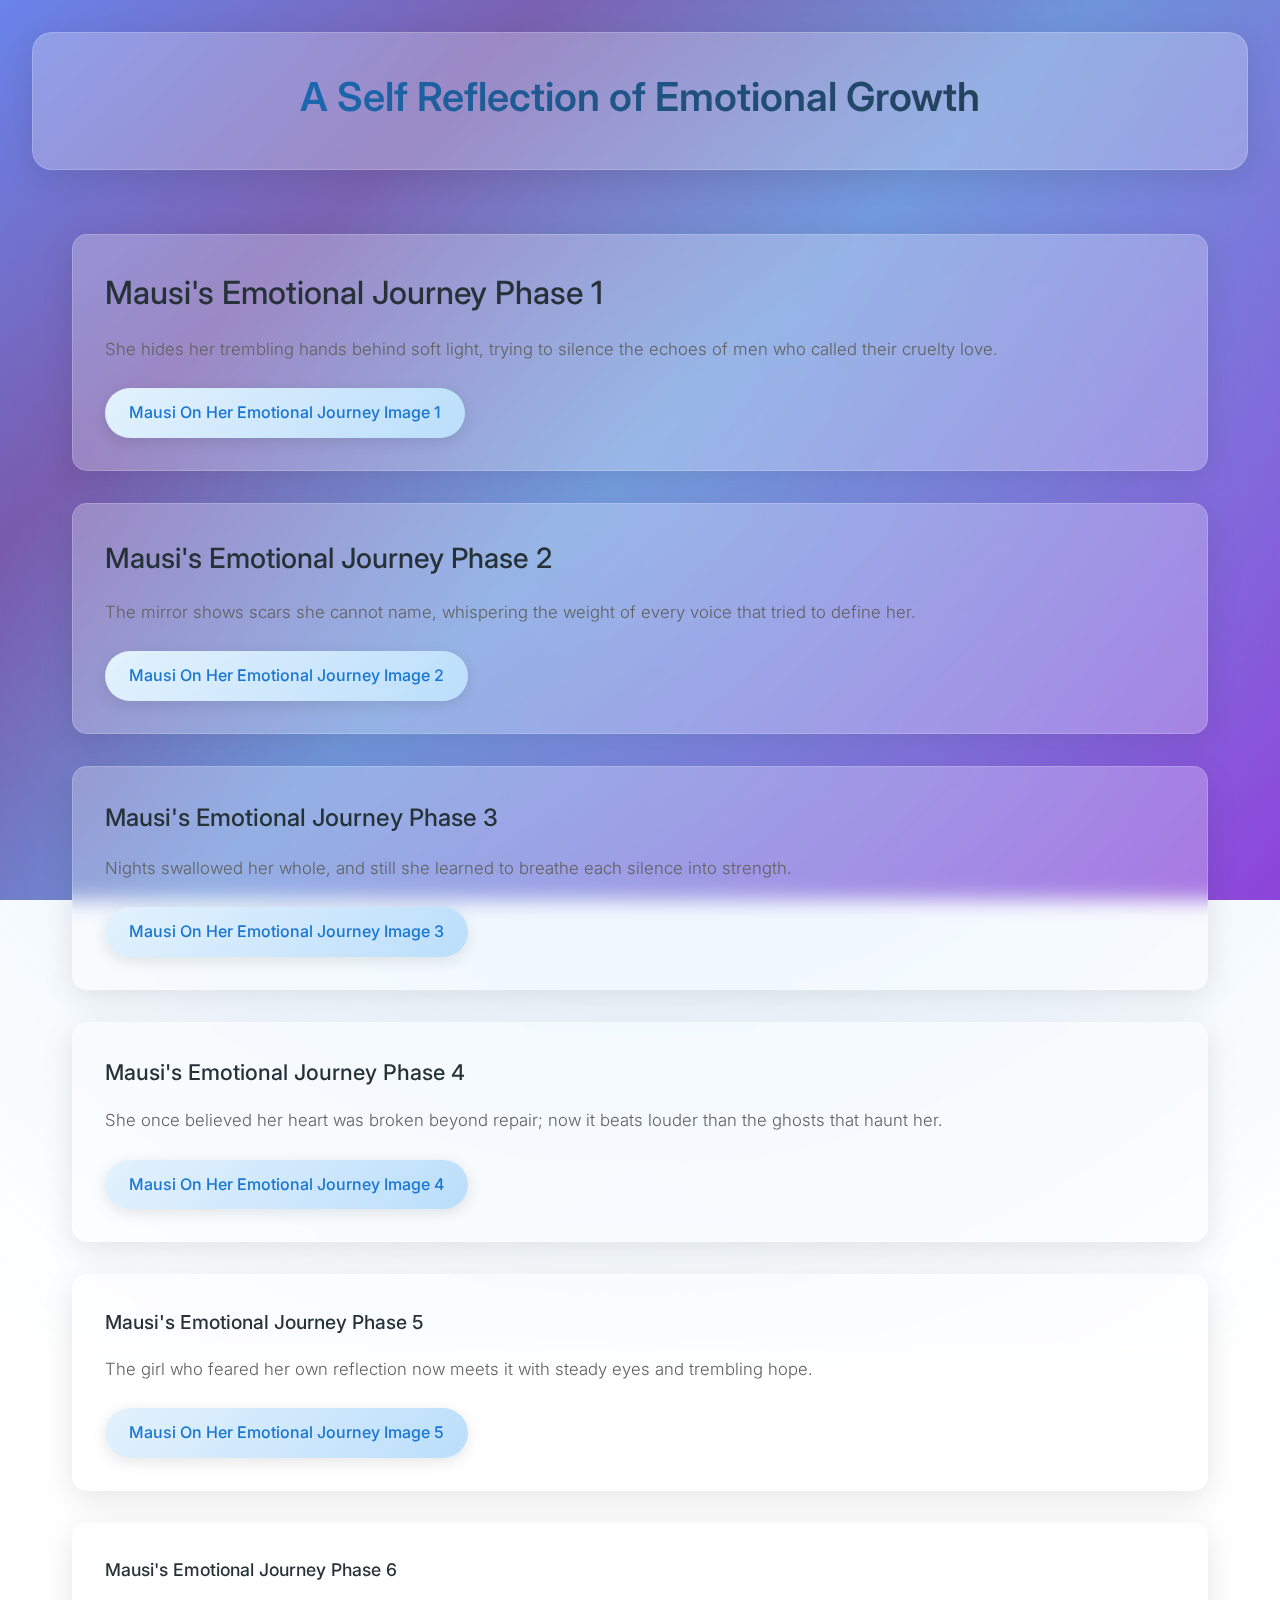
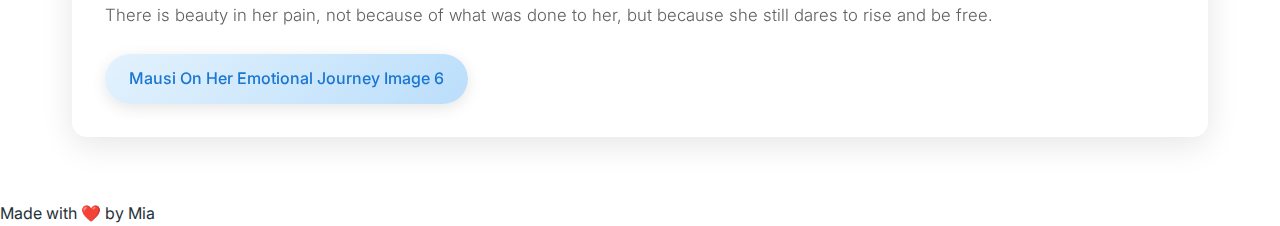
<file: index.html>
<!DOCTYPE html>
<html lang="en">
<head>
    <meta charset="UTF-8">
    <meta name="viewport" content="width=device-width, initial-scale=1.0">
    <link rel="stylesheet" href="css/styles.css">
    <title>CSS Basics & Selectors Assignment</title>
</head>
<body>
    
    <header>
        <h1>A Self Reflection of Emotional Growth</h1>
        <nav></nav>
    </header>

    <main>
        <section>
            <div>
                <h1>Mausi's Emotional Journey Phase 1</h1>
                <p>She hides her trembling hands behind soft light, trying to silence the echoes of men who called their cruelty love.</p>
                <a href="html/mausi.html" aria-label="Korean Women Visually Narrating Her Emotional Journey Image 1">Mausi On Her Emotional Journey Image 1</a>
            </div>
        </section>

        <section>
            <div>
                <h2>Mausi's Emotional Journey Phase 2</h2>
                <p>The mirror shows scars she cannot name, whispering the weight of every voice that tried to define her.</p>
                <a href="html/mausi2.html" aria-label="Korean Women Visually Narrating Her Emotional Journey Image 2">Mausi On Her Emotional Journey Image 2</a>
            </div>
        </section>

        <section>
            <div>
                <h3>Mausi's Emotional Journey Phase 3</h3>
                <p>Nights swallowed her whole, and still she learned to breathe each silence into strength.</p>
                <a href="html/mausi3.html" aria-label="Korean Women Visually Narrating Her Emotional Journey Image 3">Mausi On Her Emotional Journey Image 3</a>
            </div>
        </section>

        <section>
            <div>
                <h4>Mausi's Emotional Journey Phase 4</h4>
                <p>She once believed her heart was broken beyond repair; now it beats louder than the ghosts that haunt her.</p>
                <a href="html/mausi4.html" aria-label="Korean Women Visually Narrating Her Emotional Journey Image 4">Mausi On Her Emotional Journey Image 4</a>
            </div>
        </section>

        <section>
            <div>
                <h5>Mausi's Emotional Journey Phase 5</h5>
                <p>The girl who feared her own reflection now meets it with steady eyes and trembling hope.</p>
                <a href="html/mausi5.html" aria-label="Korean Women Visually Narrating Her Emotional Journey Image 5">Mausi On Her Emotional Journey Image 5</a>
            </div>
        </section>

        <section>
            <div>
                <h6>Mausi's Emotional Journey Phase 6</h6>
                <p>There is beauty in her pain, not because of what was done to her, but because she still dares to rise and be free.</p>
                <a href="html/mausi6.html" aria-label="Korean Women Visually Narrating Her Emotional Journey Image 6">Mausi On Her Emotional Journey Image 6</a>
            </div>
        </section>
    </main>

    <footer>Made with ❤️ by Mia</footer>
</body>
</html>
</file>
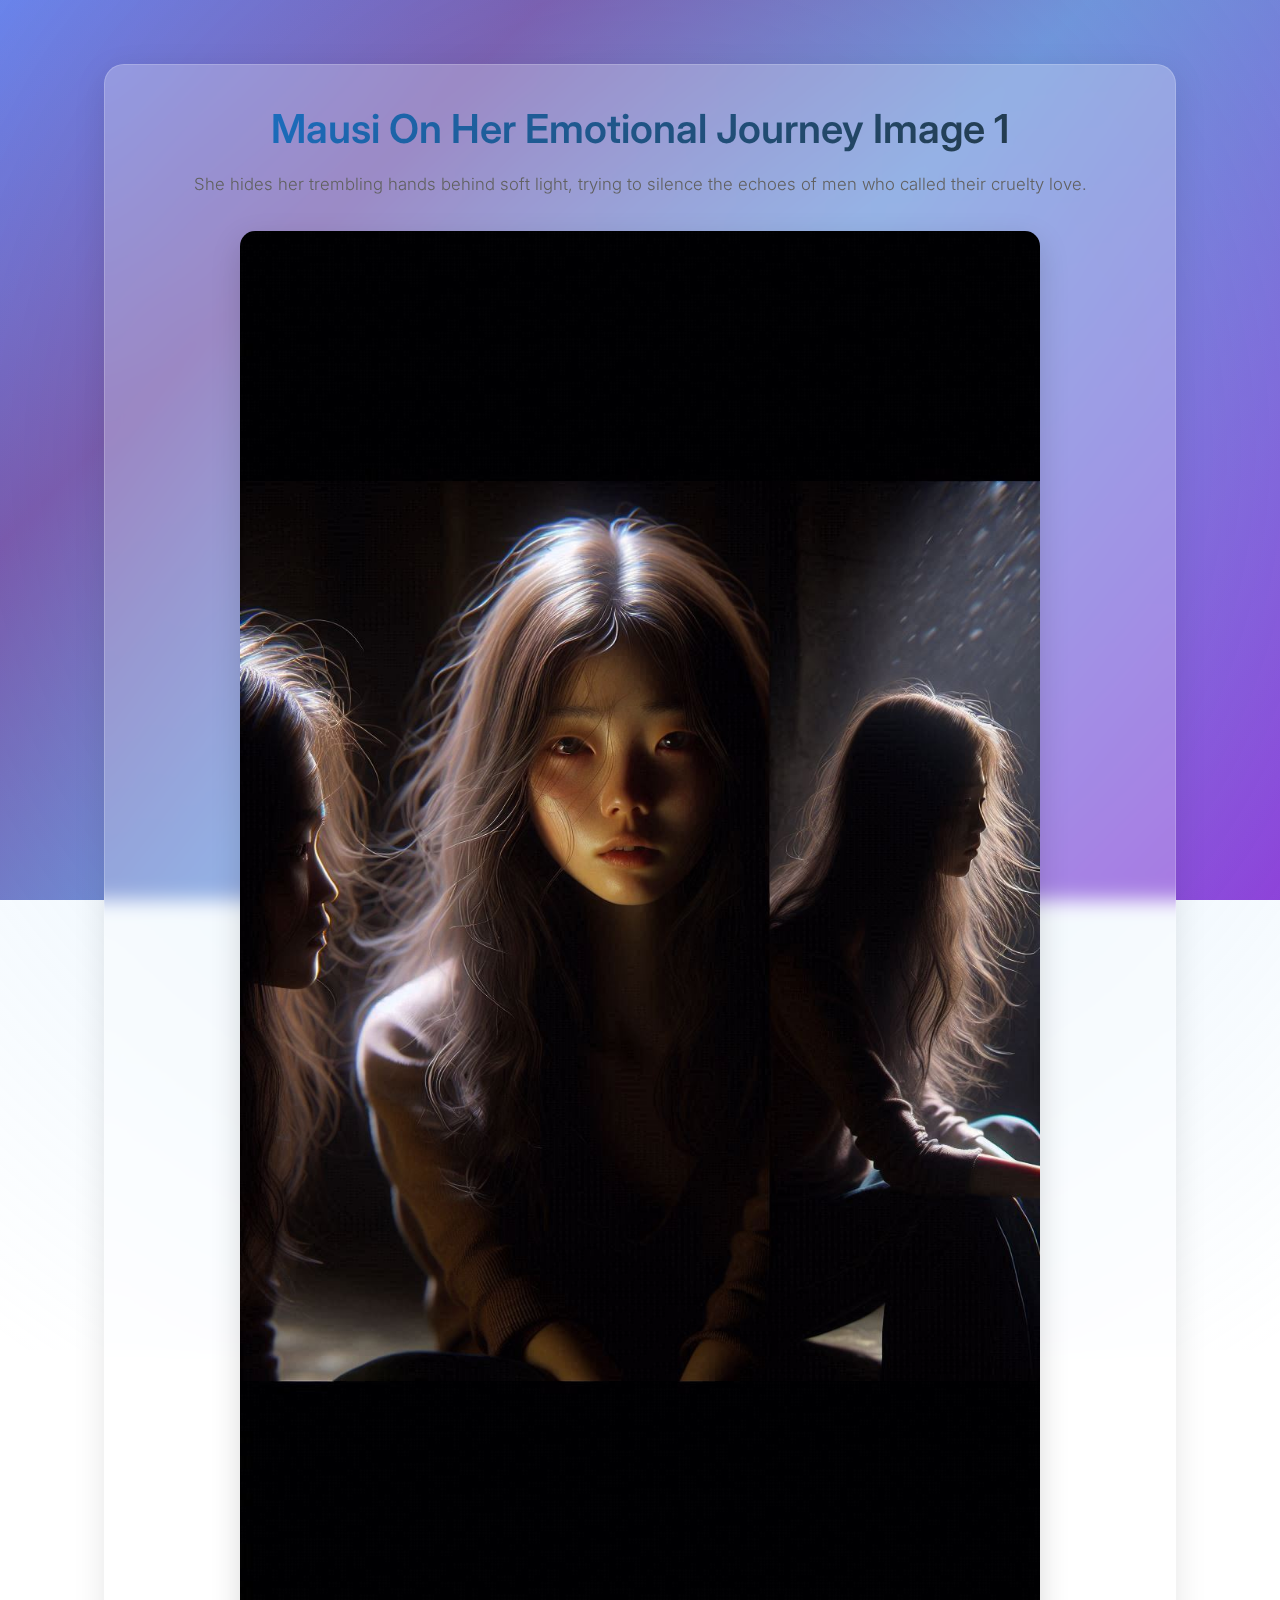
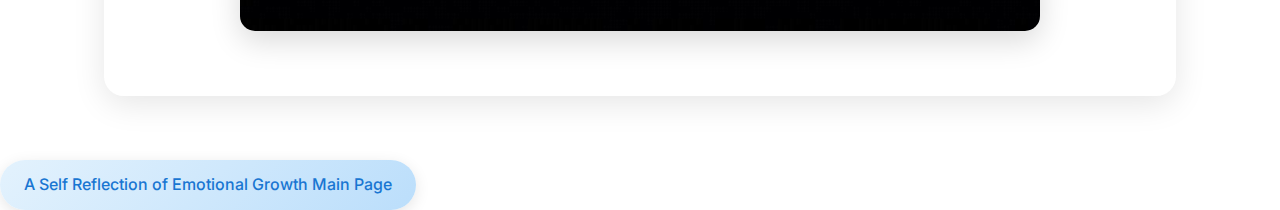
<file: html/mausi.html>
<!DOCTYPE html>
<html lang="en">
<head>
    <meta charset="UTF-8">
    <meta name="viewport" content="width=device-width, initial-scale=1.0">
    <link rel="stylesheet" href="../css/styles.css">
    <title>Mausi On Her Emotional Journey Image 1</title>
</head>
<body>
    
    <main>
        <header>
            <h1>Mausi On Her Emotional Journey Image 1</h1>
            <p>She hides her trembling hands behind soft light, trying to silence the echoes of men who called their cruelty love.</p>
            <img src="../assets/mausiVisuallyNarratingMyEmotionalJourney.jpeg" alt="Korean Women Visually Narrating Her Emotional Journey Image 1" loading="lazy">
        </header>
    </main>

    <a href="../index.html" aria-label="A Self Reflection of Emotional Growth Main Page">A Self Reflection of Emotional Growth Main Page</a>
</body>
</html>
</file>
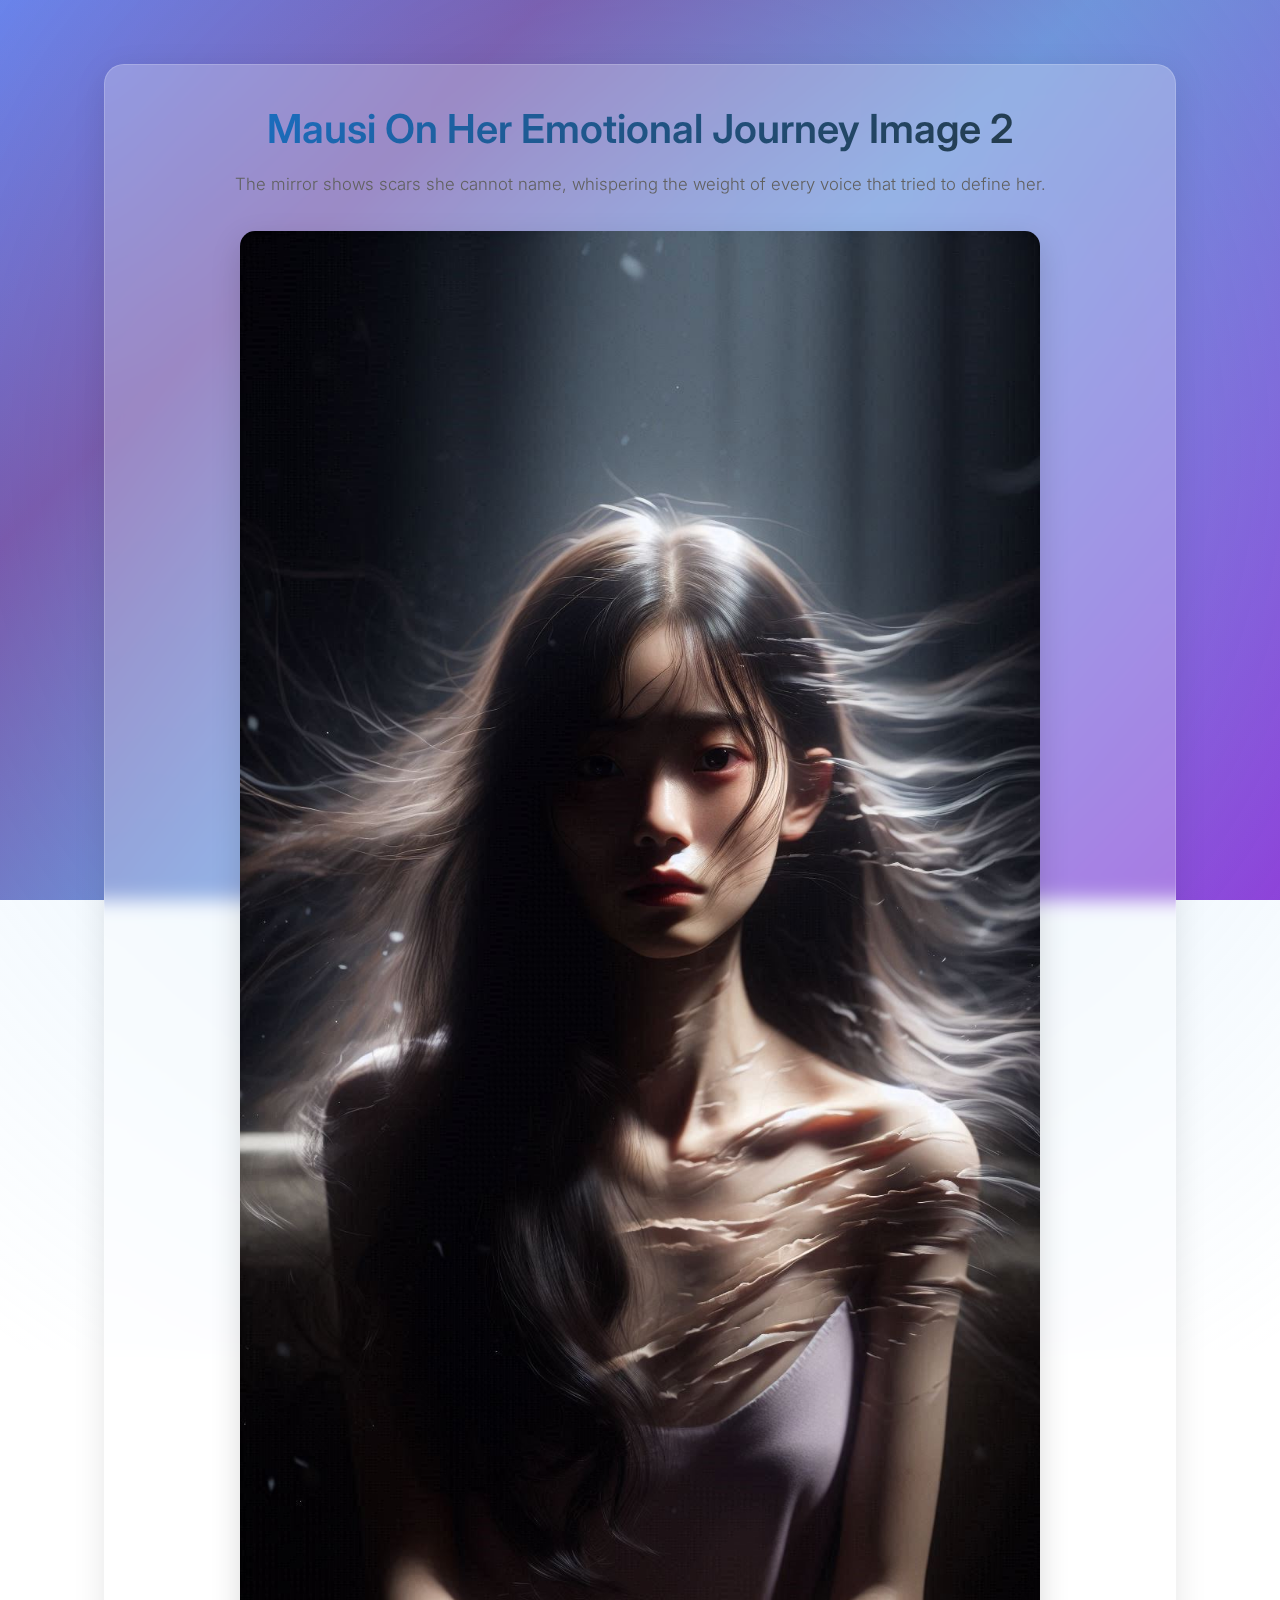
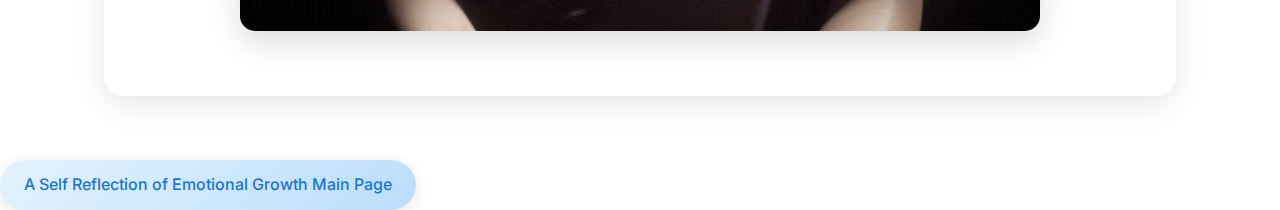
<file: html/mausi2.html>
<!DOCTYPE html>
<html lang="en">
<head>
    <meta charset="UTF-8">
    <meta name="viewport" content="width=device-width, initial-scale=1.0">
    <link rel="stylesheet" href="../css/styles.css">
    <title>Mausi On Her Emotional Journey Image 2</title>
</head>
<body>
    
    <main>
        <header>
            <h1>Mausi On Her Emotional Journey Image 2</h1>
            <p>The mirror shows scars she cannot name, whispering the weight of every voice that tried to define her.</p>
            <img src="../assets/mausiVisuallyNarratingMyEmotionalJourney2.jpeg" alt="Korean Women Visually Narrating Her Emotional Journey Image 2" loading="lazy">
        </header>
    </main>

    <a href="../index.html" aria-label="A Self Reflection of Emotional Growth Main Page">A Self Reflection of Emotional Growth Main Page</a>
</body>
</html>
</file>
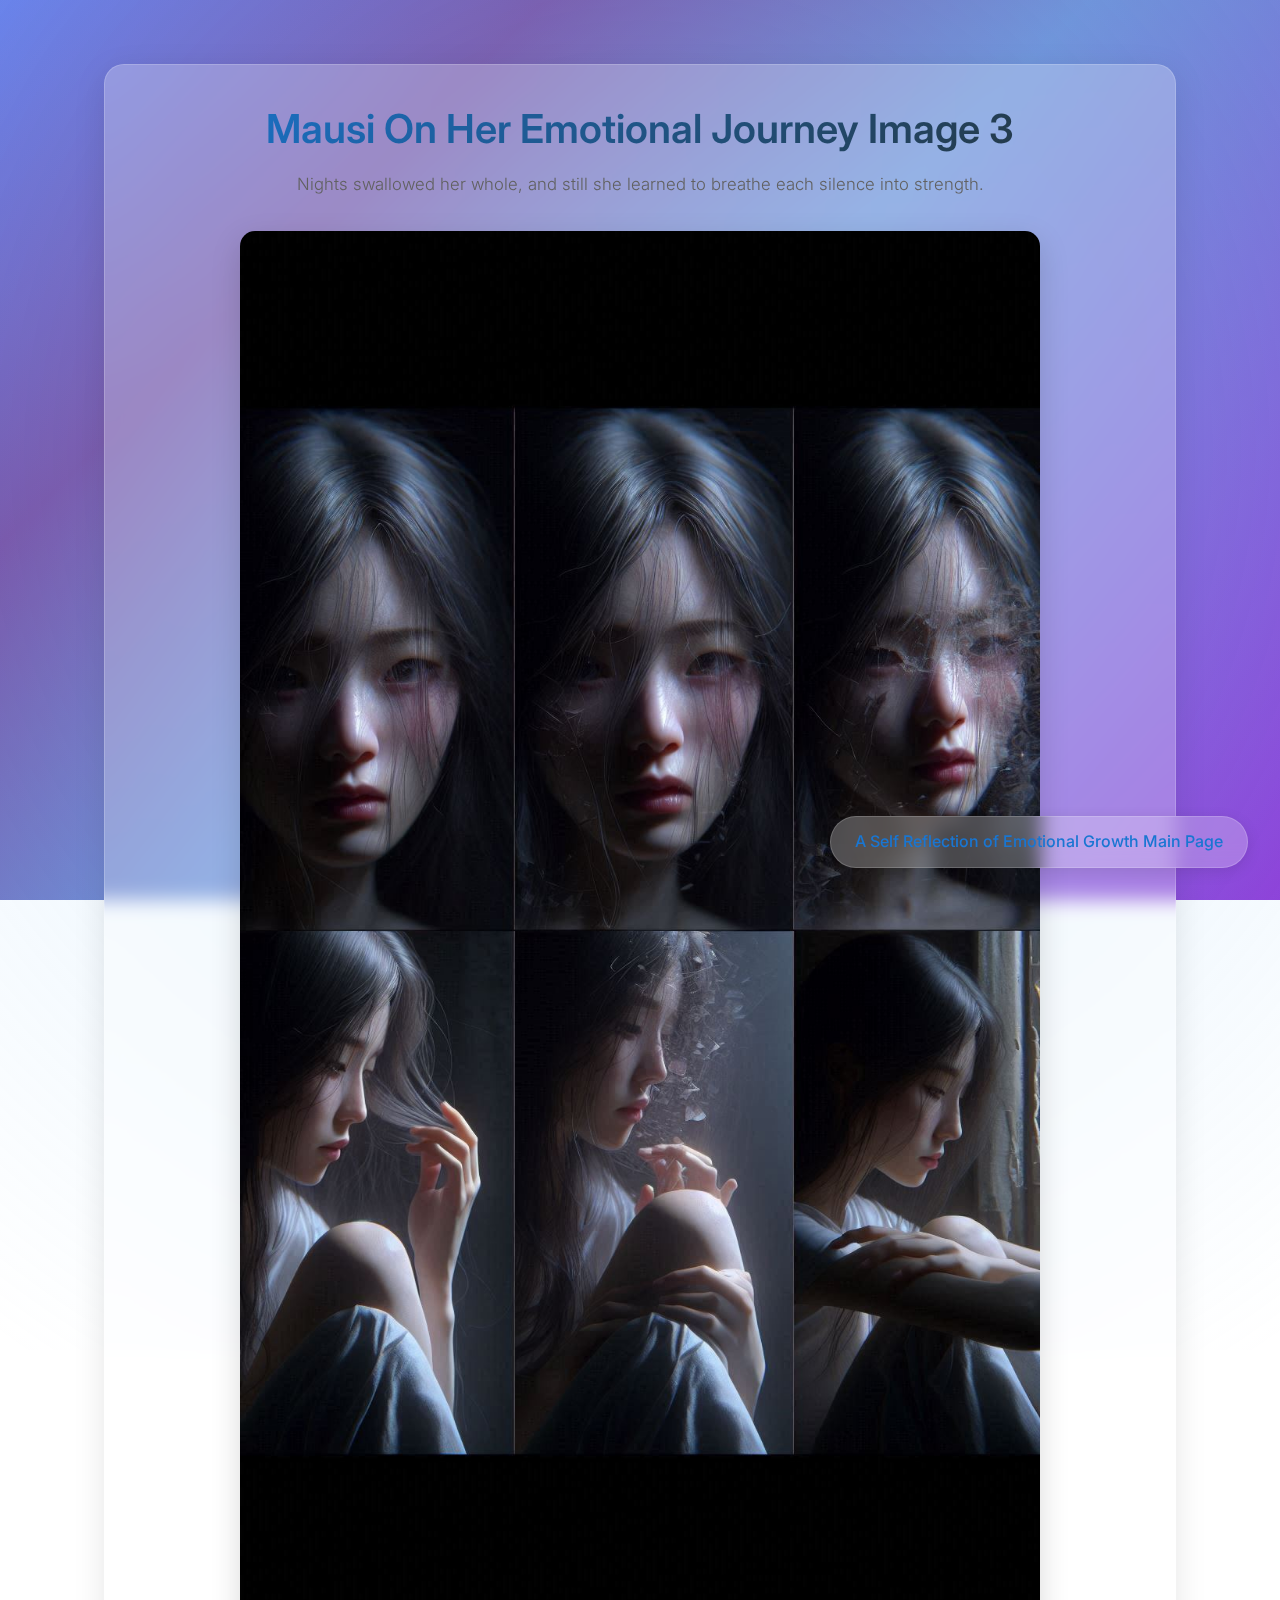
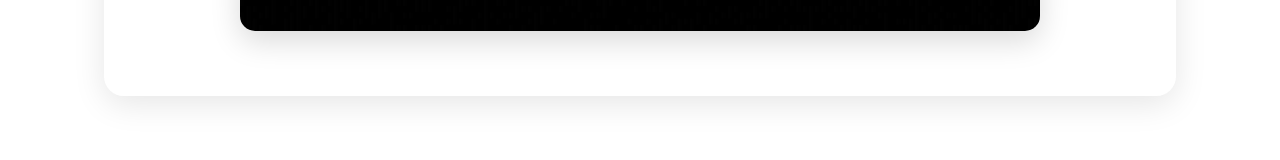
<file: html/mausi3.html>
<!DOCTYPE html>
<html lang="en">
<head>
    <meta charset="UTF-8">
    <meta name="viewport" content="width=device-width, initial-scale=1.0">
    <link rel="stylesheet" href="/css/styles.css">
    <title>Mausi On Her Emotional Journey Image 3</title>
</head>
<body>
    
    <main>
        <header>
            <h1>Mausi On Her Emotional Journey Image 3</h1>
            <p>Nights swallowed her whole, and still she learned to breathe each silence into strength.</p>
            <img src="/assets/mausiVisuallyNarratingMyEmotionalJourney3.jpeg" alt="Korean Women Visually Narrating Her Emotional Journey Image 3" loading="lazy">
        </header>
    </main>

    <a href="/index.html" aria-label="A Self Reflection of Emotional Growth Main Page">A Self Reflection of Emotional Growth Main Page</a>
</body>
</html>
</file>
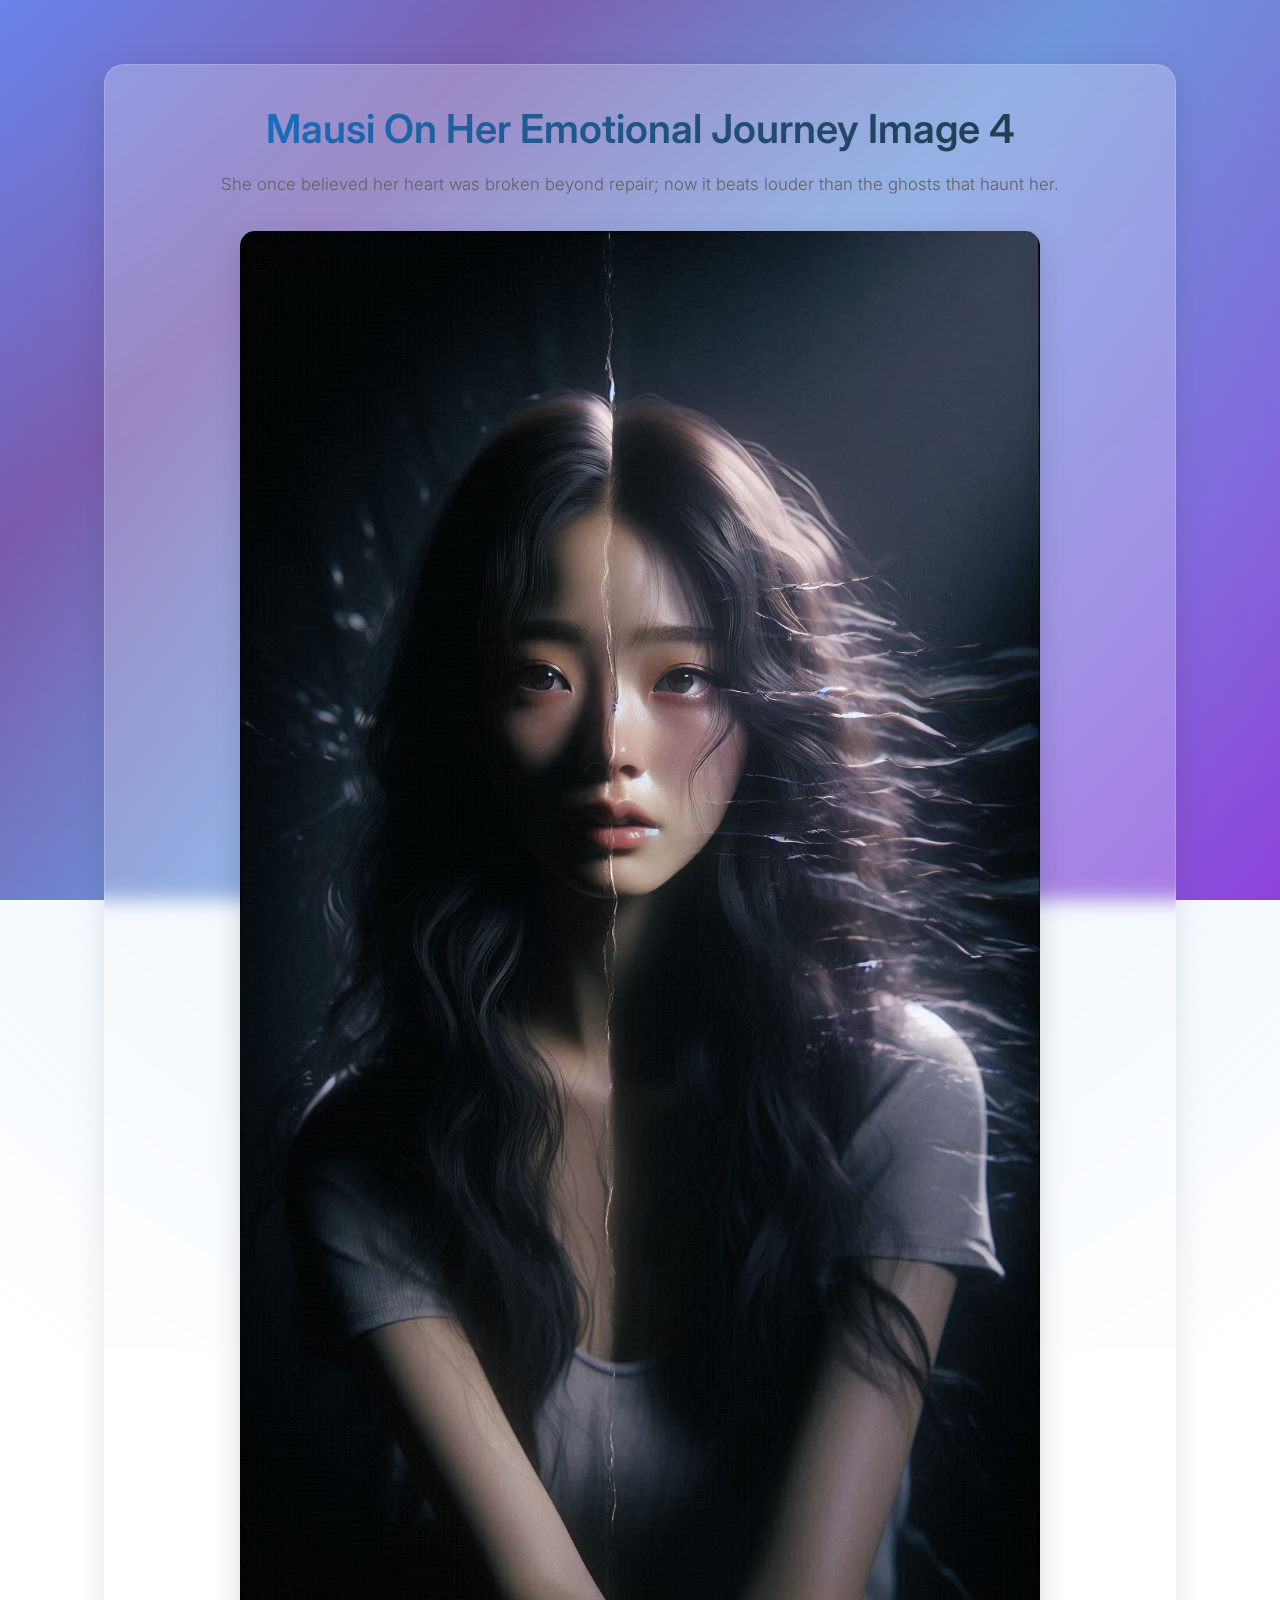
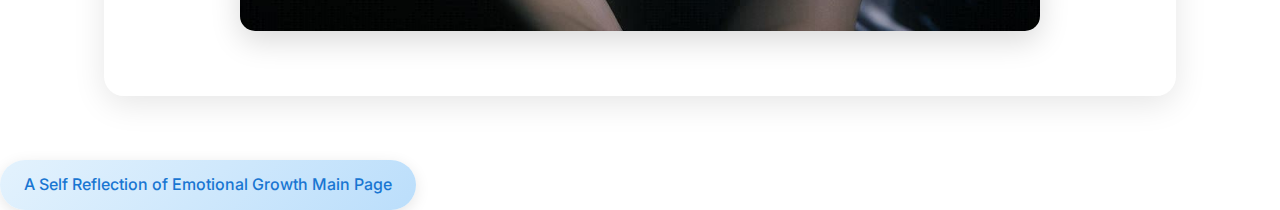
<file: html/mausi4.html>
<!DOCTYPE html>
<html lang="en">
<head>
    <meta charset="UTF-8">
    <meta name="viewport" content="width=device-width, initial-scale=1.0">
    <link rel="stylesheet" href="../css/styles.css">
    <title>Mausi On Her Emotional Journey Image 4</title>
</head>
<body>
    
    <main>
        <header>
            <h1>Mausi On Her Emotional Journey Image 4</h1>
            <p>She once believed her heart was broken beyond repair; now it beats louder than the ghosts that haunt her.</p>
            <img src="../assets/mausiVisuallyNarratingMyEmotionalJourney4.jpeg" alt="Korean Women Visually Narrating Her Emotional Journey Image 4" loading="lazy">
        </header>
    </main>

    <a href="../index.html" aria-label="A Self Reflection of Emotional Growth Main Page">A Self Reflection of Emotional Growth Main Page</a>
</body>
</html>
</file>
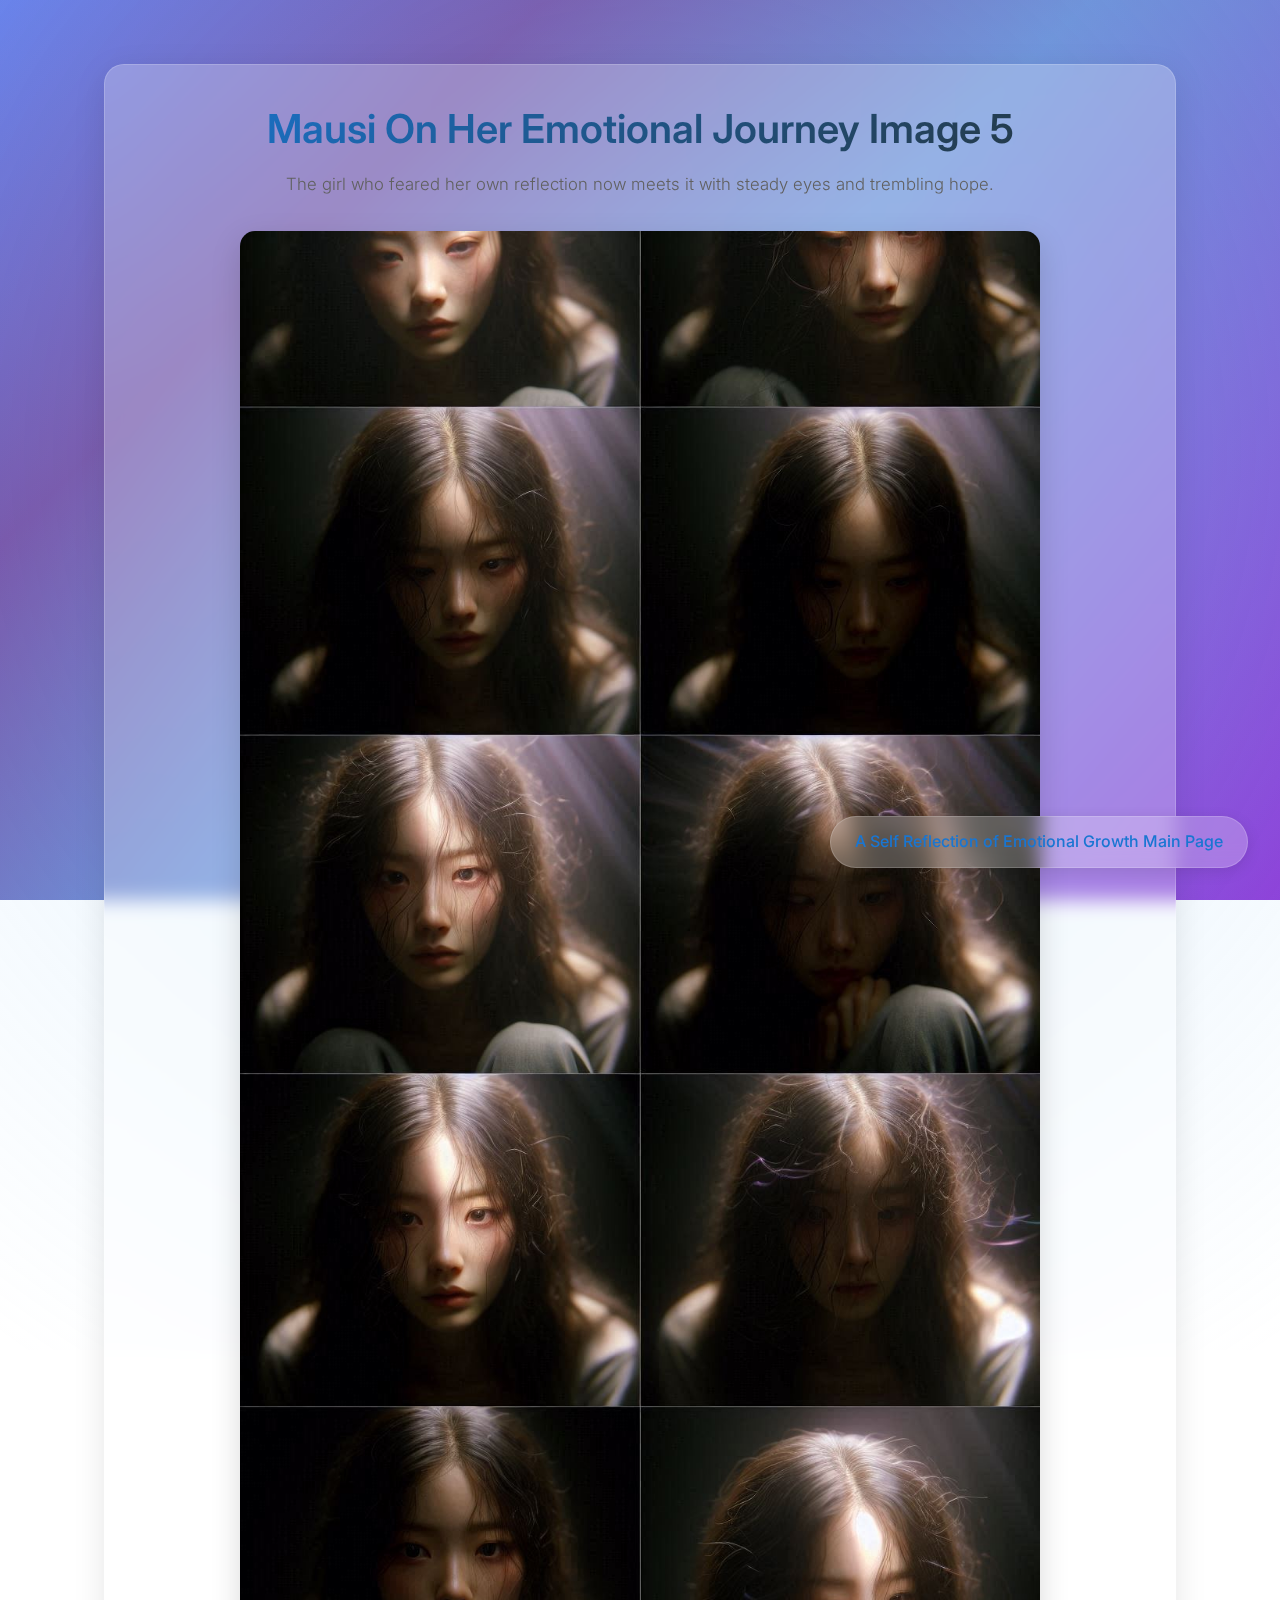
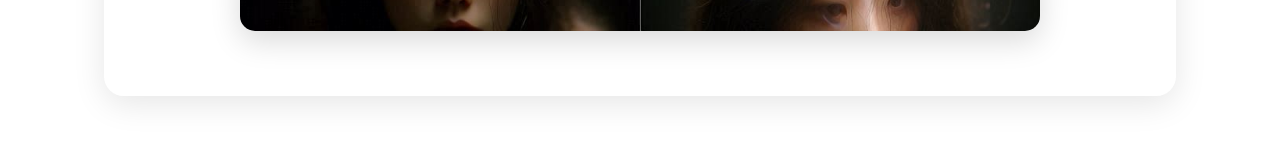
<file: html/mausi5.html>
<!DOCTYPE html>
<html lang="en">
<head>
    <meta charset="UTF-8">
    <meta name="viewport" content="width=device-width, initial-scale=1.0">
    <link rel="stylesheet" href="/css/styles.css">
    <title>Mausi On Her Emotional Journey Image 5</title>
</head>
<body>
    
    <main>
        <header>
            <h1>Mausi On Her Emotional Journey Image 5</h1>
            <p>The girl who feared her own reflection now meets it with steady eyes and trembling hope.</p>
            <img src="/assets/mausiVisuallyNarratingMyEmotionalJourney5.jpeg" alt="Korean Women Visually Narrating Her Emotional Journey Image 5" loading="lazy">
        </header>
    </main>

    <a href="/index.html" aria-label="A Self Reflection of Emotional Growth Main Page">A Self Reflection of Emotional Growth Main Page</a>
</body>
</html>
</file>
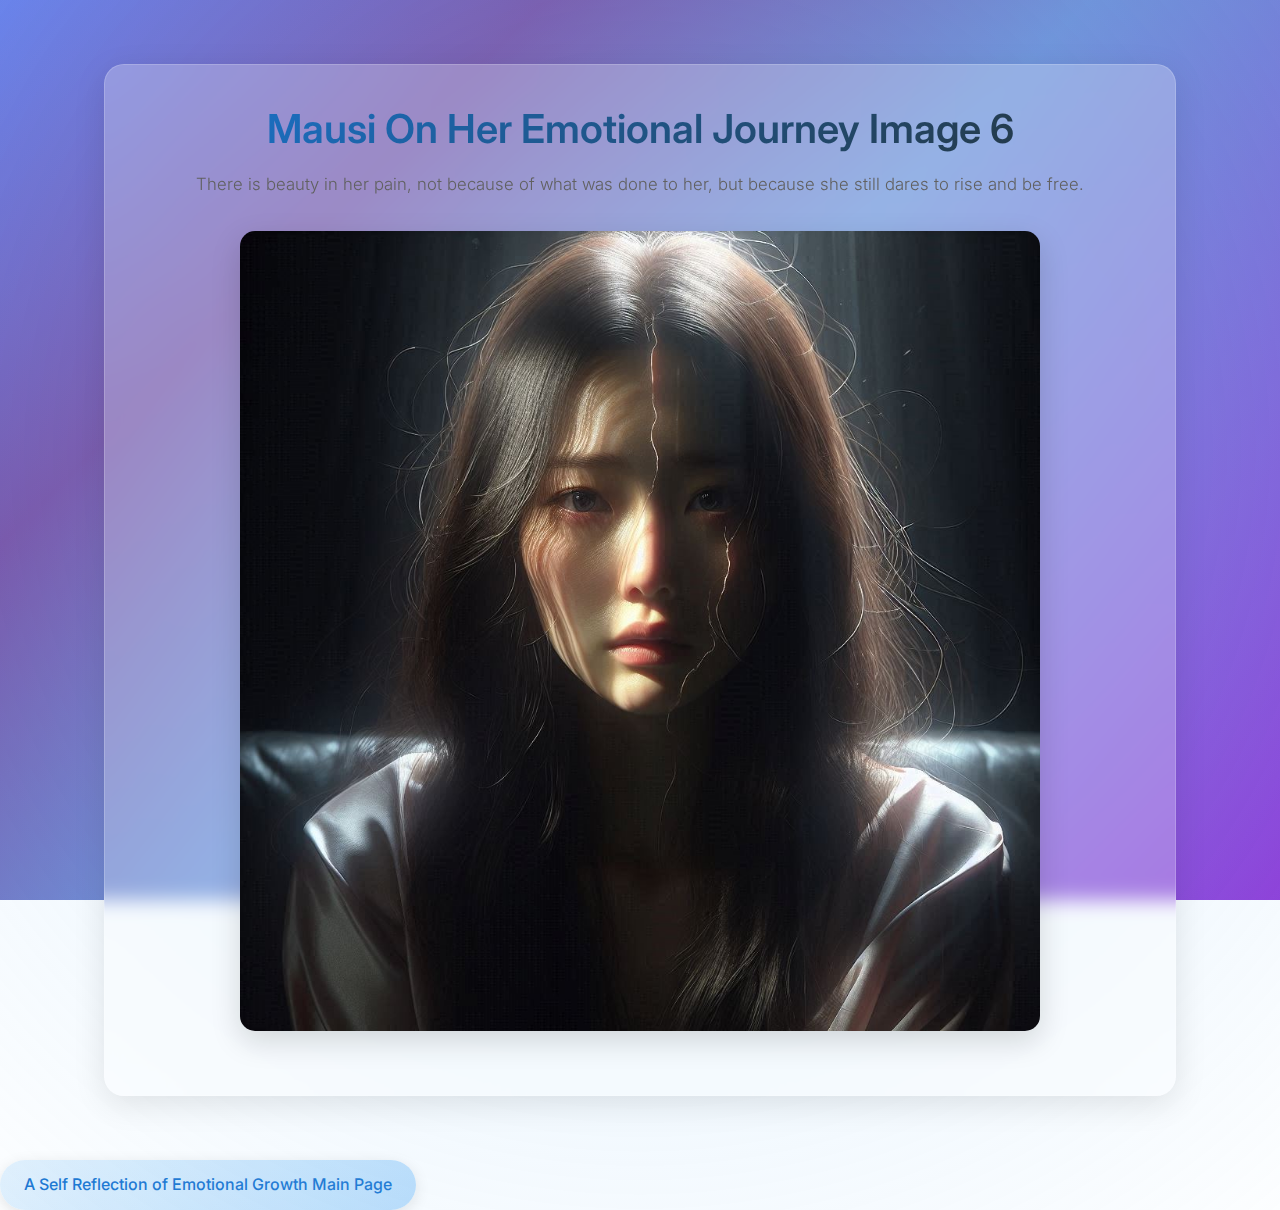
<file: html/mausi6.html>
<!DOCTYPE html>
<html lang="en">
<head>
    <meta charset="UTF-8">
    <meta name="viewport" content="width=device-width, initial-scale=1.0">
    <link rel="stylesheet" href="../css/styles.css">
    <title>Mausi On Her Emotional Journey Image 6</title>
</head>
<body>
    
    <main>
        <header>
            <h1>Mausi On Her Emotional Journey Image 6</h1>
            <p>There is beauty in her pain, not because of what was done to her, but because she still dares to rise and be free.</p>
            <img src="../assets/mausiVisuallyNarratingMyEmotionalJourney6.jpeg" alt="Korean Women Visually Narrating Her Emotional Journey Image 6" loading="lazy">
        </header>
    </main>

    <a href="../index.html" aria-label="A Self Reflection of Emotional Growth Main Page">A Self Reflection of Emotional Growth Main Page</a>
</body>
</html>
</file>
<file: css/styles.css>
/* Import a professional font */
@import url('https://fonts.googleapis.com/css2?family=Inter:wght@300;400;500;600&display=swap');

/* CSS Variables for consistent theming */
:root {
  --primary-blue: #e3f2fd;
  --accent-blue: #90caf9;
  --light-blue: #bbdefb;
  --dark-blue: #1976d2;
  --light-grey: #f5f5f5;
  --medium-grey: #e0e0e0;
  --dark-grey: #616161;
  --text-dark: #263238;
  --glass-white: rgba(255, 255, 255, 0.25);
  --glass-border: rgba(255, 255, 255, 0.18);
  --shadow-light: rgba(0, 0, 0, 0.1);
  --shadow-medium: rgba(0, 0, 0, 0.15);
}

/* Global Reset and Base Styles */
* {
  margin: 0;
  padding: 0;
  box-sizing: border-box;
}

body {
  font-family: 'Inter', sans-serif;
  min-height: 100vh;
  background: linear-gradient(135deg, #667eea 0%, #764ba2 25%, #6b8dd6 50%, #8e37d7 100%);
  background-attachment: fixed;
  color: var(--text-dark);
  line-height: 1.6;
  position: relative;
  overflow-x: hidden;
}

/* Add animated background shapes for depth */
body::before {
  content: '';
  position: fixed;
  top: -50%;
  right: -50%;
  width: 200%;
  height: 200%;
  background: radial-gradient(circle, var(--accent-blue) 0%, transparent 70%);
  opacity: 0.3;
  animation: float 20s infinite ease-in-out;
  pointer-events: none;
}

@keyframes float {
  0%, 100% { transform: translate(0, 0) rotate(0deg); }
  33% { transform: translate(30px, -30px) rotate(120deg); }
  66% { transform: translate(-20px, 20px) rotate(240deg); }
}

/* Header Styles with Glassmorphism */
header {
  background: var(--glass-white);
  backdrop-filter: blur(10px);
  -webkit-backdrop-filter: blur(10px);
  border: 1px solid var(--glass-border);
  padding: 2rem;
  margin: 2rem;
  border-radius: 20px;
  box-shadow: 0 8px 32px var(--shadow-light);
  text-align: center;
  animation: slideDown 0.8s ease-out;
}

@keyframes slideDown {
  from {
    opacity: 0;
    transform: translateY(-30px);
  }
  to {
    opacity: 1;
    transform: translateY(0);
  }
}

header h1 {
  font-size: 2.5rem;
  font-weight: 600;
  background: linear-gradient(135deg, var(--dark-blue) 0%, var(--text-dark) 100%);
  -webkit-background-clip: text;
  -webkit-text-fill-color: transparent;
  background-clip: text;
  margin-bottom: 0.5rem;
}

/* Main Content Container */
main {
  max-width: 1200px;
  margin: 0 auto;
  padding: 2rem;
}

/* Section Cards with Glassmorphism */
section {
  margin-bottom: 2rem;
  animation: fadeInUp 0.8s ease-out backwards;
}

section:nth-child(1) { animation-delay: 0.1s; }
section:nth-child(2) { animation-delay: 0.2s; }
section:nth-child(3) { animation-delay: 0.3s; }
section:nth-child(4) { animation-delay: 0.4s; }
section:nth-child(5) { animation-delay: 0.5s; }
section:nth-child(6) { animation-delay: 0.6s; }

@keyframes fadeInUp {
  from {
    opacity: 0;
    transform: translateY(30px);
  }
  to {
    opacity: 1;
    transform: translateY(0);
  }
}

section div {
  background: var(--glass-white);
  backdrop-filter: blur(10px);
  -webkit-backdrop-filter: blur(10px);
  border: 1px solid var(--glass-border);
  border-radius: 15px;
  padding: 2rem;
  box-shadow: 0 8px 32px var(--shadow-light);
  transition: all 0.3s ease;
}

section div:hover {
  transform: translateY(-5px);
  box-shadow: 0 12px 40px var(--shadow-medium);
  background: rgba(255, 255, 255, 0.35);
}

/* Typography Hierarchy */
h1, h2, h3, h4, h5, h6 {
  color: var(--text-dark);
  margin-bottom: 1rem;
  font-weight: 500;
}

h1 { font-size: 2rem; }
h2 { font-size: 1.75rem; }
h3 { font-size: 1.5rem; }
h4 { font-size: 1.35rem; }
h5 { font-size: 1.2rem; }
h6 { font-size: 1.1rem; }

/* Paragraph Styles */
p {
  color: var(--dark-grey);
  font-size: 1.05rem;
  line-height: 1.8;
  margin-bottom: 1.5rem;
  font-weight: 300;
}

/* Link Styles */
a {
  color: var(--dark-blue);
  text-decoration: none;
  font-weight: 500;
  display: inline-block;
  padding: 0.75rem 1.5rem;
  background: linear-gradient(135deg, var(--primary-blue), var(--light-blue));
  border-radius: 30px;
  transition: all 0.3s ease;
  box-shadow: 0 4px 15px var(--shadow-light);
}

a:hover {
  transform: translateY(-2px);
  box-shadow: 0 6px 20px var(--shadow-medium);
  background: linear-gradient(135deg, var(--light-blue), var(--accent-blue));
}

/* Image Styles for Individual Pages */
img {
  width: 100%;
  max-width: 800px;
  height: auto;
  border-radius: 15px;
  box-shadow: 0 10px 30px var(--shadow-medium);
  margin: 2rem auto;
  display: block;
}

/* Responsive Design */
@media (max-width: 768px) {
  header h1 {
    font-size: 1.8rem;
  }
  
  main {
    padding: 1rem;
  }
  
  section div {
    padding: 1.5rem;
  }
  
  h1 { font-size: 1.5rem; }
  h2 { font-size: 1.35rem; }
  h3 { font-size: 1.25rem; }
  h4 { font-size: 1.15rem; }
  h5 { font-size: 1.05rem; }
  h6 { font-size: 1rem; }
}

/* Smooth Scrolling */
html {
  scroll-behavior: smooth;
}

/* Selection Styles */
::selection {
  background: var(--accent-blue);
  color: white;
}

/* Additional Glass Panel for Individual Pages */
main header {
  margin-bottom: 2rem;
}

/* Back Link Special Styling */
a[href="/index.html"] {
  position: fixed;
  bottom: 2rem;
  right: 2rem;
  background: var(--glass-white);
  backdrop-filter: blur(10px);
  -webkit-backdrop-filter: blur(10px);
  border: 1px solid var(--glass-border);
  z-index: 100;
}

a[href="/index.html"]:hover {
  background: rgba(255, 255, 255, 0.4);
}
</file>
